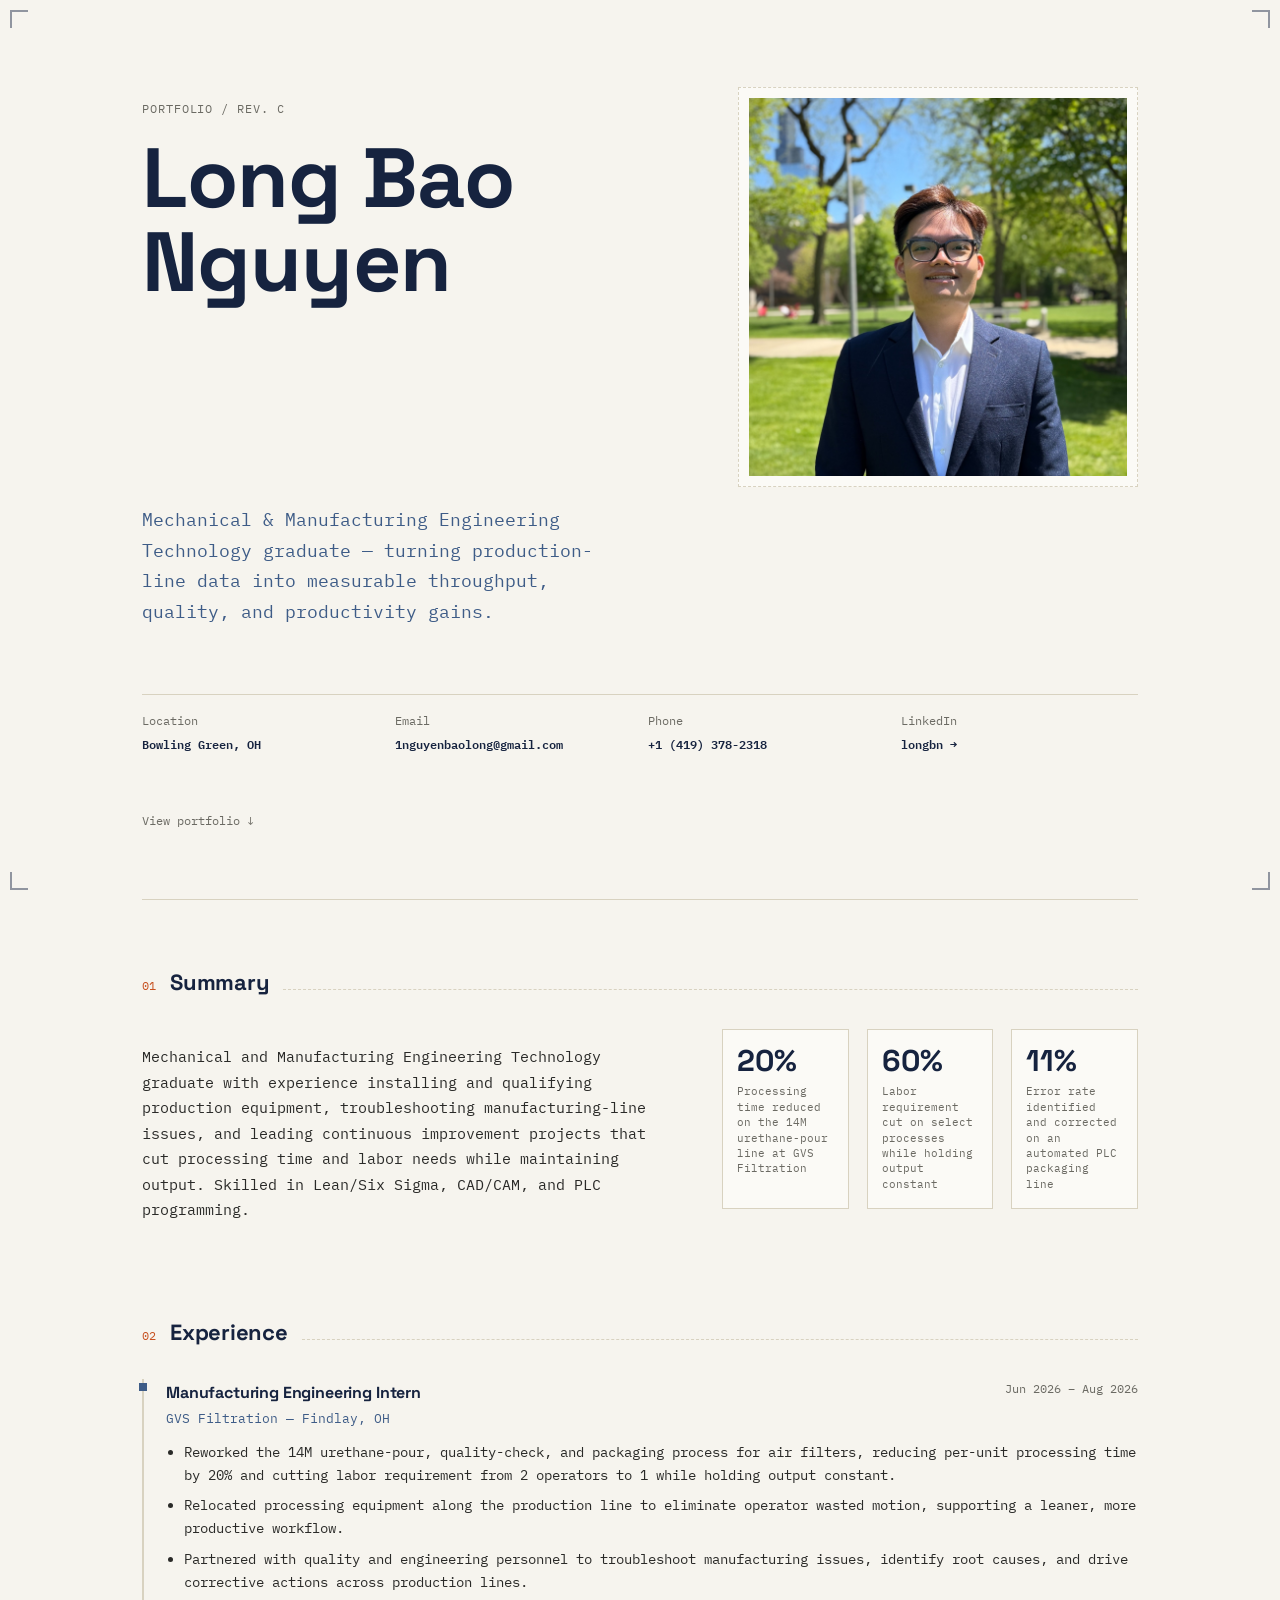
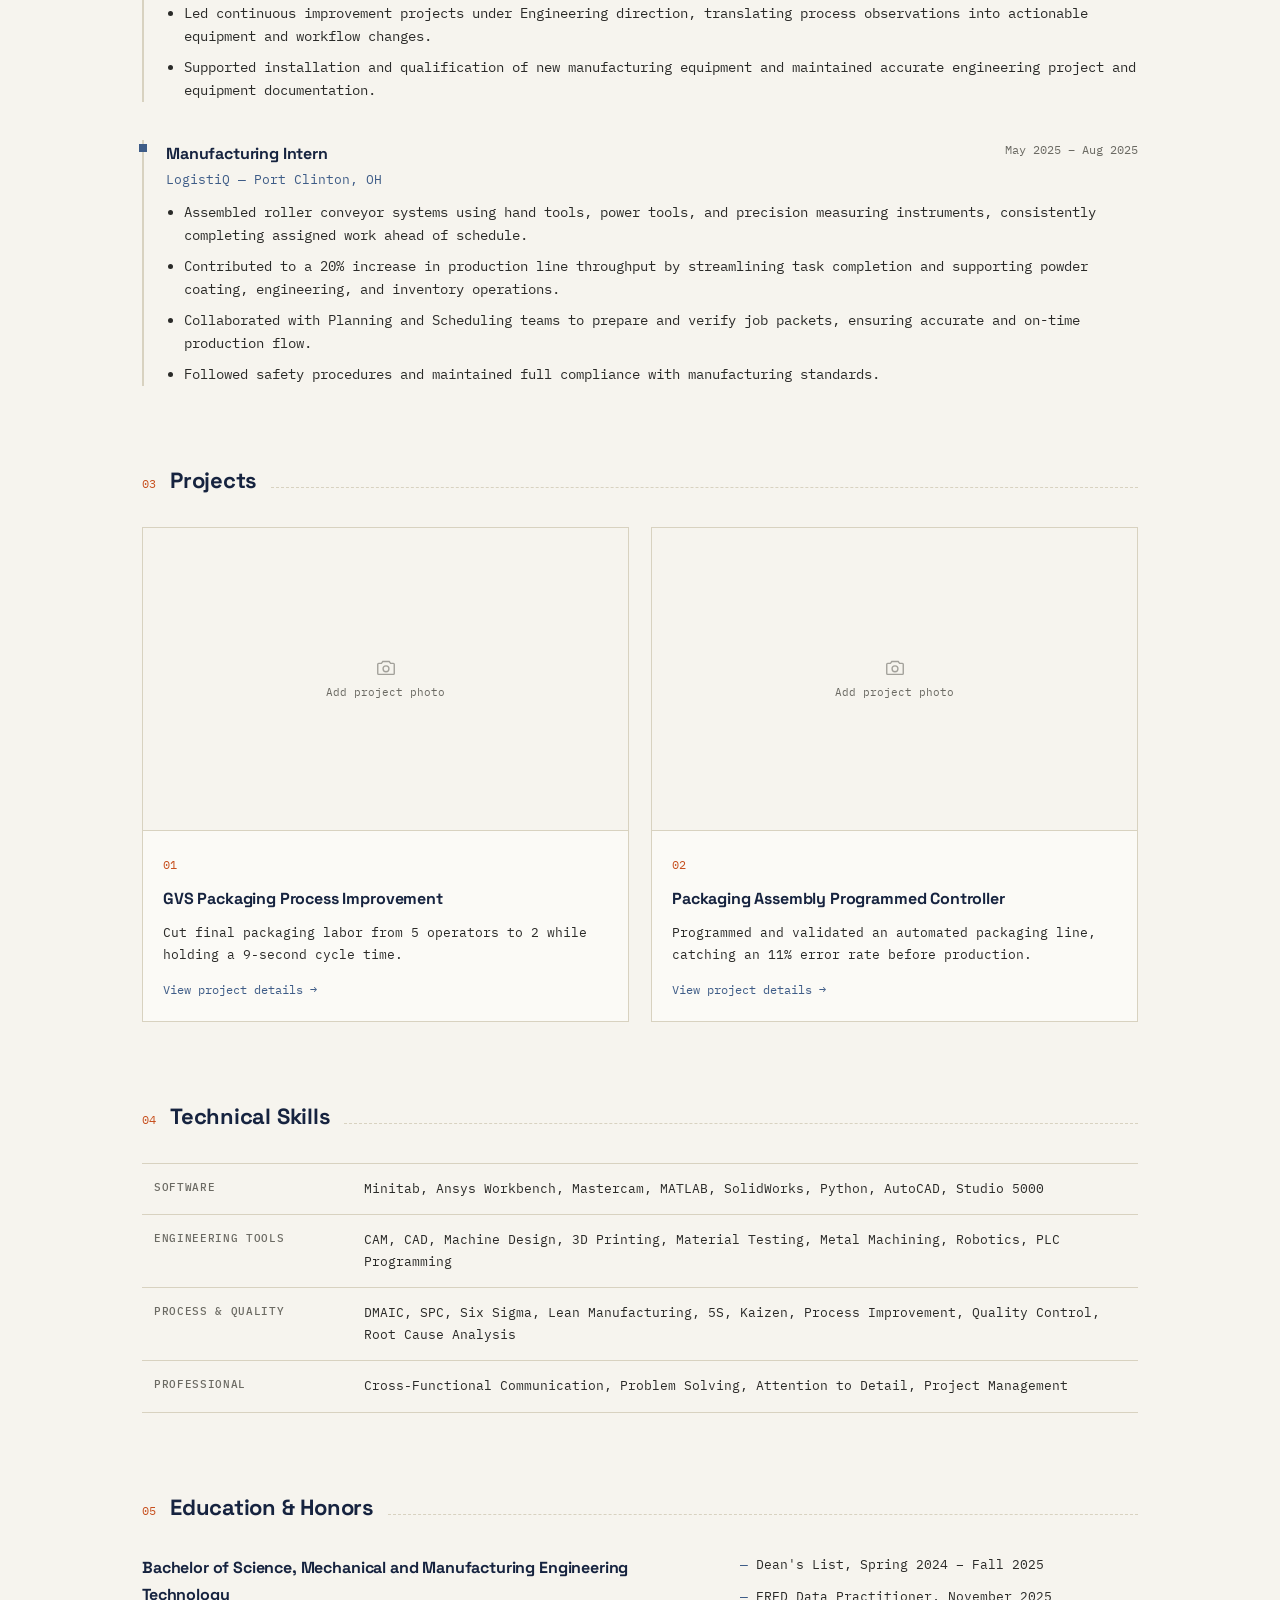
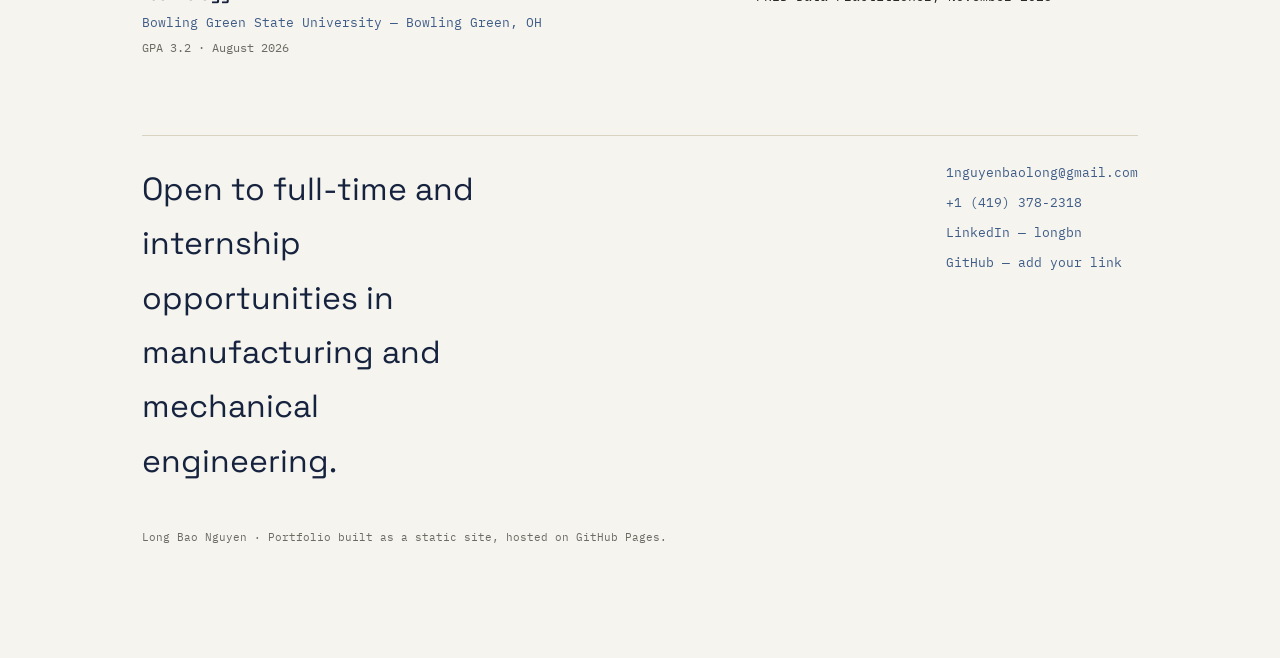
<file: index.html>
<!DOCTYPE html>
<html lang="en">
<head>
<meta charset="UTF-8">
<meta name="viewport" content="width=device-width, initial-scale=1.0">
<title>Long Bao Nguyen — Manufacturing &amp; Mechanical Engineering</title>
<meta name="description" content="Portfolio of Long Bao Nguyen, Manufacturing and Mechanical Engineering Technology graduate.">
<link rel="preconnect" href="https://fonts.googleapis.com">
<link rel="preconnect" href="https://fonts.gstatic.com" crossorigin>
<link href="https://fonts.googleapis.com/css2?family=Space+Grotesk:wght@500;600;700&family=IBM+Plex+Mono:wght@400;500;600&display=swap" rel="stylesheet">
<link rel="stylesheet" href="style.css">
</head>
<body>
<div class="corner-tl"></div><div class="corner-tr"></div><div class="corner-bl"></div><div class="corner-br"></div>

<div class="sheet">
  <header class="cover">
    <div class="cover-top">
      <div>
        <p class="label">Portfolio / Rev. C</p>
        <h1>Long Bao<br>Nguyen</h1>
      </div>
      <div class="photo-slot" id="profile-photo">
        <svg viewBox="0 0 24 24" fill="none" stroke="currentColor" stroke-width="1.5"><path d="M4 8h3l1.5-2h7L17 8h3a1 1 0 0 1 1 1v10a1 1 0 0 1-1 1H4a1 1 0 0 1-1-1V9a1 1 0 0 1 1-1z"/><circle cx="12" cy="14" r="3.2"/></svg>
        <span>Add profile photo</span>
      </div>
    </div>
    <p class="role">Mechanical &amp; Manufacturing Engineering Technology graduate — turning production-line data into measurable throughput, quality, and productivity gains.</p>
    <div class="titleblock">
      <div><span class="k">Location</span><span class="v">Bowling Green, OH</span></div>
      <div><span class="k">Email</span><a class="v" href="mailto:1nguyenbaolong@gmail.com">1nguyenbaolong@gmail.com</a></div>
      <div><span class="k">Phone</span><span class="v">+1 (419) 378-2318</span></div>
      <div><span class="k">LinkedIn</span><a class="v" href="https://www.linkedin.com/in/longbn/" target="_blank" rel="noopener">longbn →</a></div>
    </div>
    <a class="scroll-cue" href="#about">View portfolio ↓</a>
  </header>

  <section id="about">
    <div class="sec-head"><span class="tag">01</span><h2>Summary</h2><div class="rule"></div></div>
    <div class="about-grid">
      <p>
        Mechanical and Manufacturing Engineering Technology graduate with experience installing and qualifying
        production equipment, troubleshooting manufacturing-line issues, and leading continuous improvement
        projects that cut processing time and labor needs while maintaining output. Skilled in Lean/Six Sigma,
        CAD/CAM, and PLC programming.
      </p>
      <div class="metrics">
        <div class="metric"><div class="num">20%</div><div class="cap">Processing time reduced on the 14M urethane-pour line at GVS Filtration</div></div>
        <div class="metric"><div class="num">60%</div><div class="cap">Labor requirement cut on select processes while holding output constant</div></div>
        <div class="metric"><div class="num">11%</div><div class="cap">Error rate identified and corrected on an automated PLC packaging line</div></div>
      </div>
    </div>
  </section>

  <section id="experience">
    <div class="sec-head"><span class="tag">02</span><h2>Experience</h2><div class="rule"></div></div>
    <div class="job">
      <div class="job-head">
        <div><h3>Manufacturing Engineering Intern</h3><div class="org">GVS Filtration — Findlay, OH</div></div>
        <div class="when">Jun 2026 – Aug 2026</div>
      </div>
      <ul>
        <li>Reworked the 14M urethane-pour, quality-check, and packaging process for air filters, reducing per-unit processing time by 20% and cutting labor requirement from 2 operators to 1 while holding output constant.</li>
        <li>Relocated processing equipment along the production line to eliminate operator wasted motion, supporting a leaner, more productive workflow.</li>
        <li>Partnered with quality and engineering personnel to troubleshoot manufacturing issues, identify root causes, and drive corrective actions across production lines.</li>
        <li>Led continuous improvement projects under Engineering direction, translating process observations into actionable equipment and workflow changes.</li>
        <li>Supported installation and qualification of new manufacturing equipment and maintained accurate engineering project and equipment documentation.</li>
      </ul>
    </div>
    <div class="job">
      <div class="job-head">
        <div><h3>Manufacturing Intern</h3><div class="org">LogistiQ — Port Clinton, OH</div></div>
        <div class="when">May 2025 – Aug 2025</div>
      </div>
      <ul>
        <li>Assembled roller conveyor systems using hand tools, power tools, and precision measuring instruments, consistently completing assigned work ahead of schedule.</li>
        <li>Contributed to a 20% increase in production line throughput by streamlining task completion and supporting powder coating, engineering, and inventory operations.</li>
        <li>Collaborated with Planning and Scheduling teams to prepare and verify job packets, ensuring accurate and on-time production flow.</li>
        <li>Followed safety procedures and maintained full compliance with manufacturing standards.</li>
      </ul>
    </div>
  </section>

  <section id="projects">
    <div class="sec-head"><span class="tag">03</span><h2>Projects</h2><div class="rule"></div></div>
    <div class="proj-grid">
      <a class="proj-card" href="projects/gvs-packaging.html">
        <div class="thumb">
          <svg viewBox="0 0 24 24" fill="none" stroke="currentColor" stroke-width="1.5"><path d="M4 8h3l1.5-2h7L17 8h3a1 1 0 0 1 1 1v10a1 1 0 0 1-1 1H4a1 1 0 0 1-1-1V9a1 1 0 0 1 1-1z"/><circle cx="12" cy="14" r="3.2"/></svg>
          <span>Add project photo</span>
        </div>
        <div class="body">
          <span class="tag">01</span>
          <h3>GVS Packaging Process Improvement</h3>
          <p class="teaser">Cut final packaging labor from 5 operators to 2 while holding a 9-second cycle time.</p>
          <span class="view">View project details →</span>
        </div>
      </a>
      <a class="proj-card" href="projects/plc-controller.html">
        <div class="thumb">
          <svg viewBox="0 0 24 24" fill="none" stroke="currentColor" stroke-width="1.5"><path d="M4 8h3l1.5-2h7L17 8h3a1 1 0 0 1 1 1v10a1 1 0 0 1-1 1H4a1 1 0 0 1-1-1V9a1 1 0 0 1 1-1z"/><circle cx="12" cy="14" r="3.2"/></svg>
          <span>Add project photo</span>
        </div>
        <div class="body">
          <span class="tag">02</span>
          <h3>Packaging Assembly Programmed Controller</h3>
          <p class="teaser">Programmed and validated an automated packaging line, catching an 11% error rate before production.</p>
          <span class="view">View project details →</span>
        </div>
      </a>
    </div>
  </section>

  <section id="skills">
    <div class="sec-head"><span class="tag">04</span><h2>Technical Skills</h2><div class="rule"></div></div>
    <table class="spec">
      <tr><th>Software</th><td>Minitab, Ansys Workbench, Mastercam, MATLAB, SolidWorks, Python, AutoCAD, Studio 5000</td></tr>
      <tr><th>Engineering Tools</th><td>CAM, CAD, Machine Design, 3D Printing, Material Testing, Metal Machining, Robotics, PLC Programming</td></tr>
      <tr><th>Process &amp; Quality</th><td>DMAIC, SPC, Six Sigma, Lean Manufacturing, 5S, Kaizen, Process Improvement, Quality Control, Root Cause Analysis</td></tr>
      <tr><th>Professional</th><td>Cross-Functional Communication, Problem Solving, Attention to Detail, Project Management</td></tr>
    </table>
  </section>

  <section id="education">
    <div class="sec-head"><span class="tag">05</span><h2>Education &amp; Honors</h2><div class="rule"></div></div>
    <div class="edu-grid">
      <div>
        <h3>Bachelor of Science, Mechanical and Manufacturing Engineering Technology</h3>
        <div class="org">Bowling Green State University — Bowling Green, OH</div>
        <div class="when">GPA 3.2 · August 2026</div>
      </div>
      <ul class="honors">
        <li>Dean's List, Spring 2024 – Fall 2025</li>
        <li>FRED Data Practitioner, November 2025</li>
      </ul>
    </div>
  </section>

  <footer id="contact">
    <div class="big">Open to full-time and internship opportunities in manufacturing and mechanical engineering.</div>
    <div class="links">
      <a href="mailto:1nguyenbaolong@gmail.com">1nguyenbaolong@gmail.com</a>
      <a href="tel:+14193782318">+1 (419) 378-2318</a>
      <a href="https://www.linkedin.com/in/longbn/" target="_blank" rel="noopener">LinkedIn — longbn</a>
      <a href="#" target="_blank" rel="noopener">GitHub — add your link</a>
    </div>
  </footer>
  <p class="fine">Long Bao Nguyen · Portfolio built as a static site, hosted on GitHub Pages.</p>
</div>

<script>
  const PROFILE_PHOTO = "profile_picture.jpg";
  if (PROFILE_PHOTO) {
    document.getElementById('profile-photo').innerHTML = `<img src="${PROFILE_PHOTO}" alt="Long Bao Nguyen">`;
  }
</script>
</body>
</html>
</file>
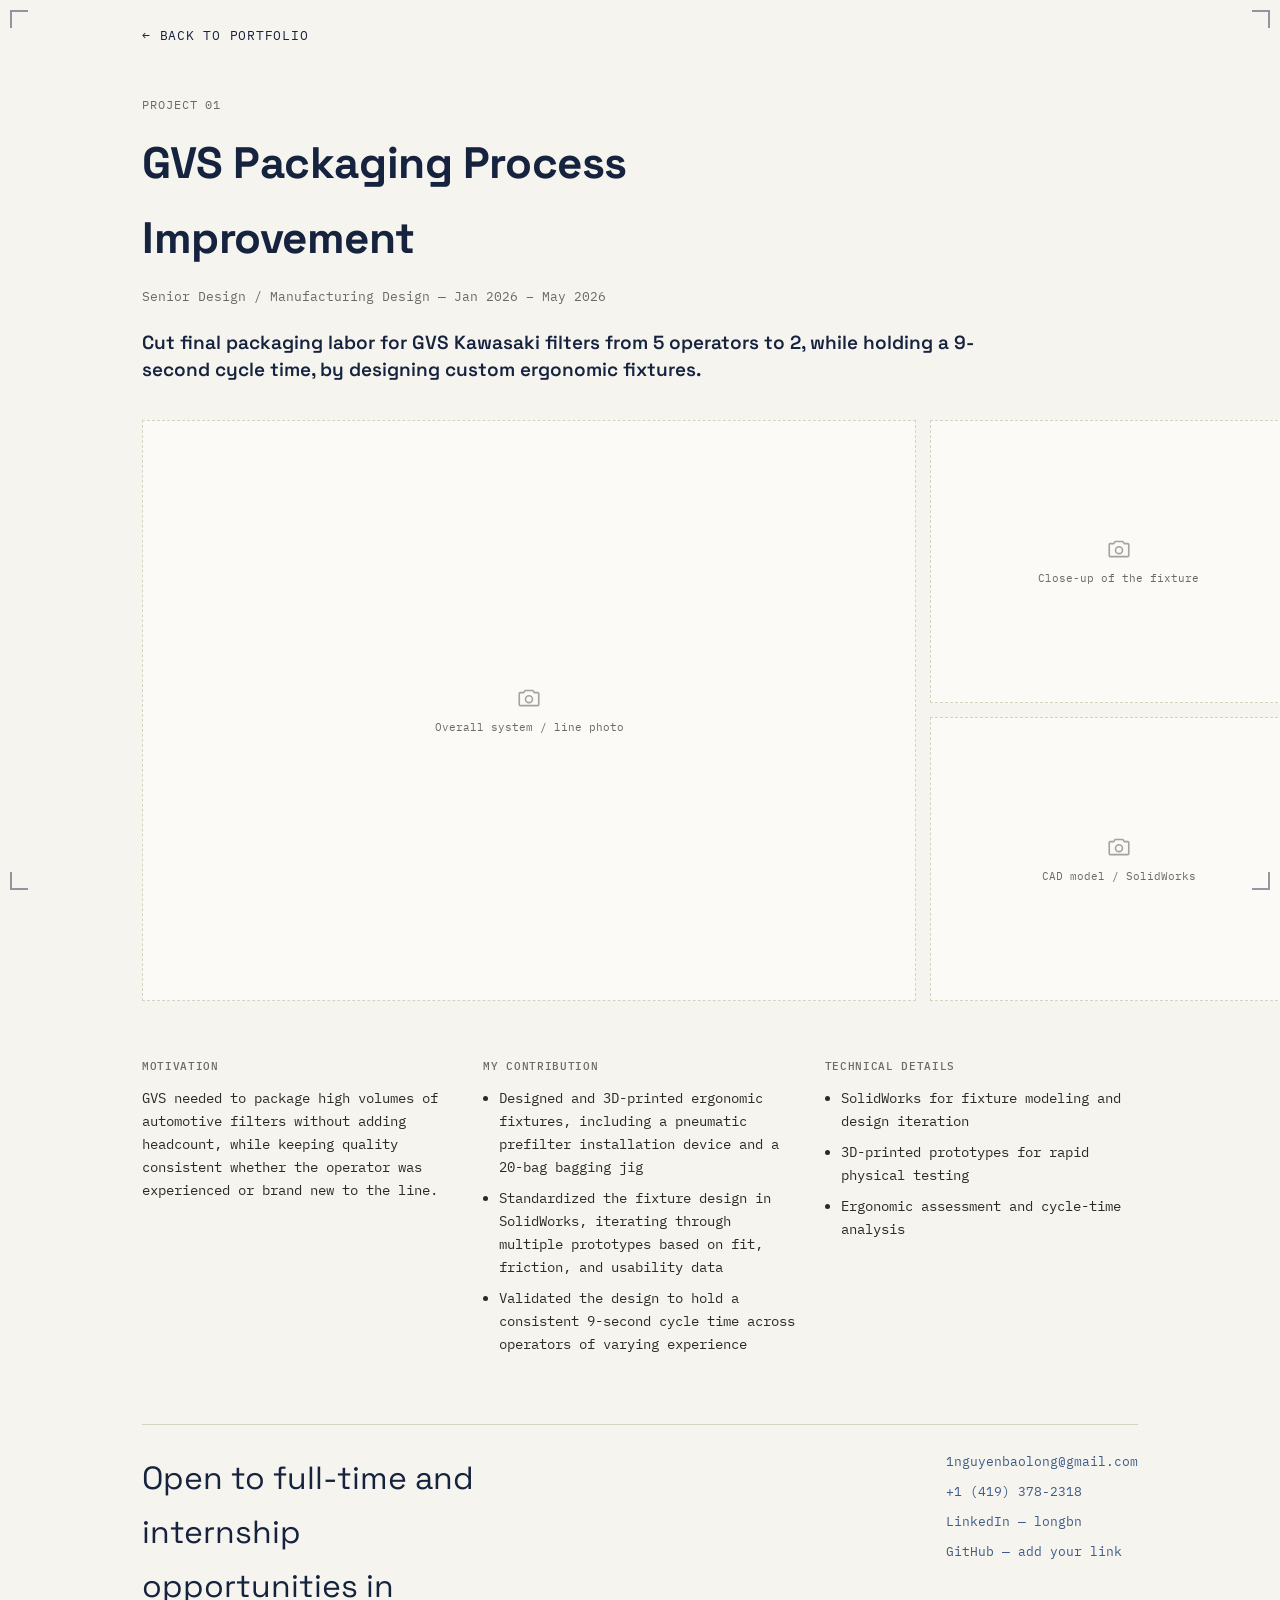
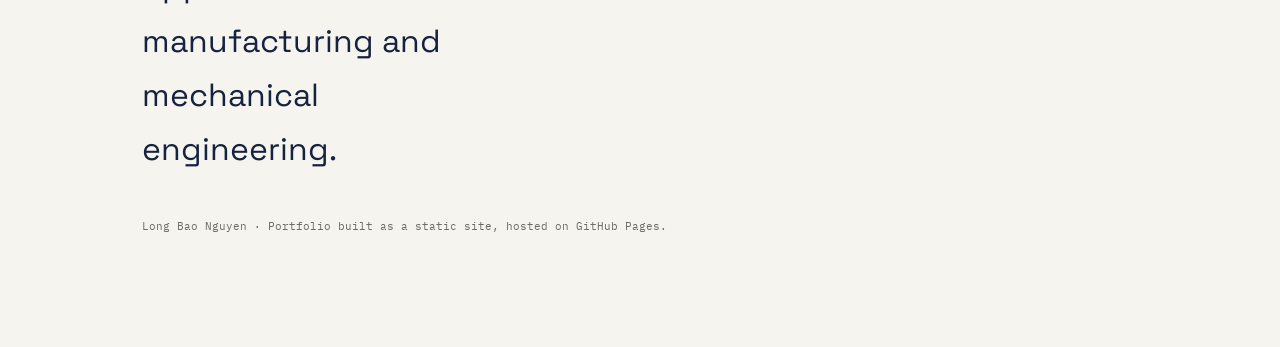
<file: projects/gvs-packaging.html>
<!DOCTYPE html>
<html lang="en">
<head>
<meta charset="UTF-8">
<meta name="viewport" content="width=device-width, initial-scale=1.0">
<title>GVS Packaging Process Improvement — Long Bao Nguyen</title>
<link rel="preconnect" href="https://fonts.googleapis.com">
<link rel="preconnect" href="https://fonts.gstatic.com" crossorigin>
<link href="https://fonts.googleapis.com/css2?family=Space+Grotesk:wght@500;600;700&family=IBM+Plex+Mono:wght@400;500;600&display=swap" rel="stylesheet">
<link rel="stylesheet" href="../style.css">
</head>
<body>
<div class="corner-tl"></div><div class="corner-tr"></div><div class="corner-bl"></div><div class="corner-br"></div>

<nav class="pagenav"><a href="../index.html#projects">← Back to portfolio</a></nav>

<div class="sheet">
  <header class="proj-hero">
    <p class="label">Project 01</p>
    <h1>GVS Packaging Process Improvement</h1>
    <span class="when">Senior Design / Manufacturing Design — Jan 2026 – May 2026</span>
    <p class="outcome">Cut final packaging labor for GVS Kawasaki filters from 5 operators to 2, while holding a 9-second cycle time, by designing custom ergonomic fixtures.</p>
  </header>

  <section class="visuals-big">
    <div class="visual-slot">
      <svg viewBox="0 0 24 24" fill="none" stroke="currentColor" stroke-width="1.5"><path d="M4 8h3l1.5-2h7L17 8h3a1 1 0 0 1 1 1v10a1 1 0 0 1-1 1H4a1 1 0 0 1-1-1V9a1 1 0 0 1 1-1z"/><circle cx="12" cy="14" r="3.2"/></svg>
      <span>Overall system / line photo</span>
    </div>
    <div class="visual-slot">
      <svg viewBox="0 0 24 24" fill="none" stroke="currentColor" stroke-width="1.5"><path d="M4 8h3l1.5-2h7L17 8h3a1 1 0 0 1 1 1v10a1 1 0 0 1-1 1H4a1 1 0 0 1-1-1V9a1 1 0 0 1 1-1z"/><circle cx="12" cy="14" r="3.2"/></svg>
      <span>Close-up of the fixture</span>
    </div>
    <div class="visual-slot">
      <svg viewBox="0 0 24 24" fill="none" stroke="currentColor" stroke-width="1.5"><path d="M4 8h3l1.5-2h7L17 8h3a1 1 0 0 1 1 1v10a1 1 0 0 1-1 1H4a1 1 0 0 1-1-1V9a1 1 0 0 1 1-1z"/><circle cx="12" cy="14" r="3.2"/></svg>
      <span>CAD model / SolidWorks</span>
    </div>
  </section>

  <section class="proj-body">
    <div>
      <h4>Motivation</h4>
      <p>GVS needed to package high volumes of automotive filters without adding headcount, while keeping quality consistent whether the operator was experienced or brand new to the line.</p>
    </div>
    <div>
      <h4>My contribution</h4>
      <ul>
        <li>Designed and 3D-printed ergonomic fixtures, including a pneumatic prefilter installation device and a 20-bag bagging jig</li>
        <li>Standardized the fixture design in SolidWorks, iterating through multiple prototypes based on fit, friction, and usability data</li>
        <li>Validated the design to hold a consistent 9-second cycle time across operators of varying experience</li>
      </ul>
    </div>
    <div>
      <h4>Technical details</h4>
      <ul>
        <li>SolidWorks for fixture modeling and design iteration</li>
        <li>3D-printed prototypes for rapid physical testing</li>
        <li>Ergonomic assessment and cycle-time analysis</li>
      </ul>
    </div>
  </section>

  <footer id="contact">
    <div class="big">Open to full-time and internship opportunities in manufacturing and mechanical engineering.</div>
    <div class="links">
      <a href="mailto:1nguyenbaolong@gmail.com">1nguyenbaolong@gmail.com</a>
      <a href="tel:+14193782318">+1 (419) 378-2318</a>
      <a href="https://www.linkedin.com/in/longbn/" target="_blank" rel="noopener">LinkedIn — longbn</a>
      <a href="#" target="_blank" rel="noopener">GitHub — add your link</a>
    </div>
  </footer>
  <p class="fine">Long Bao Nguyen · Portfolio built as a static site, hosted on GitHub Pages.</p>
</div>
</body>
</html>
</file>
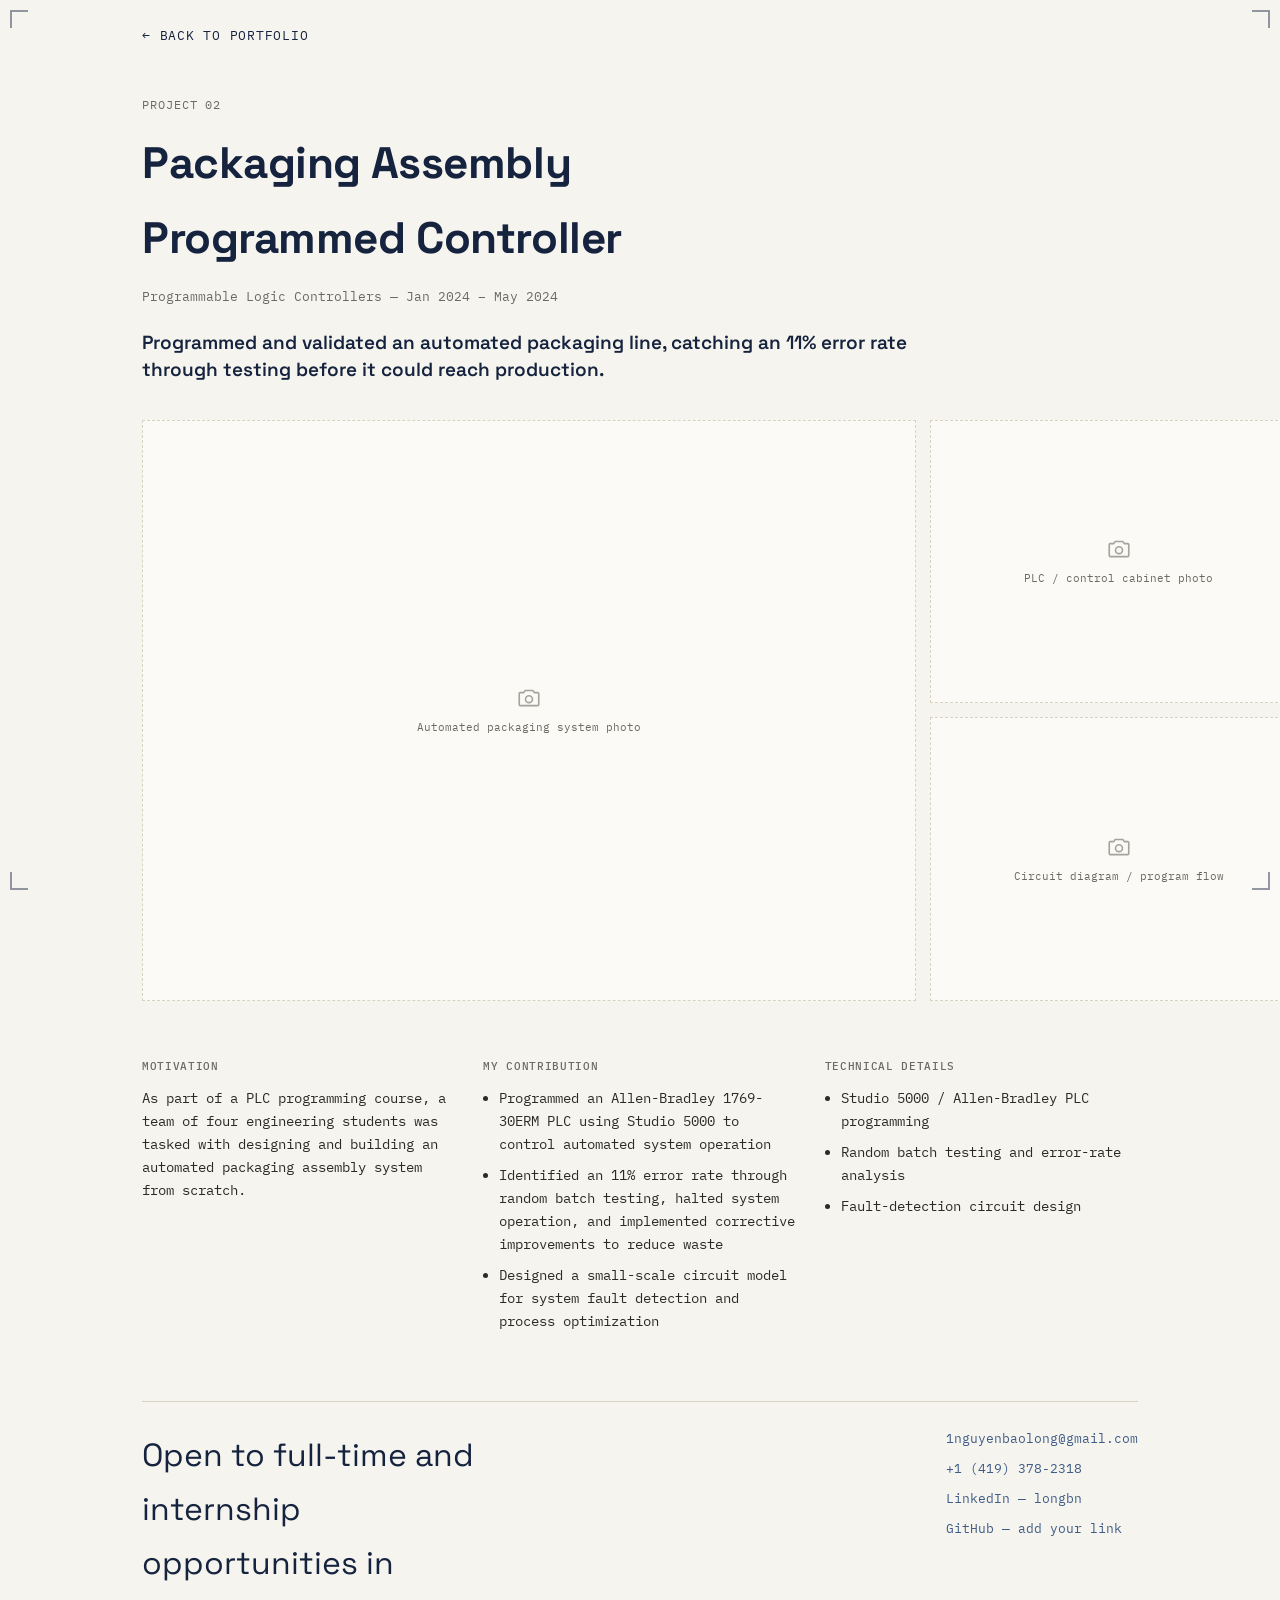
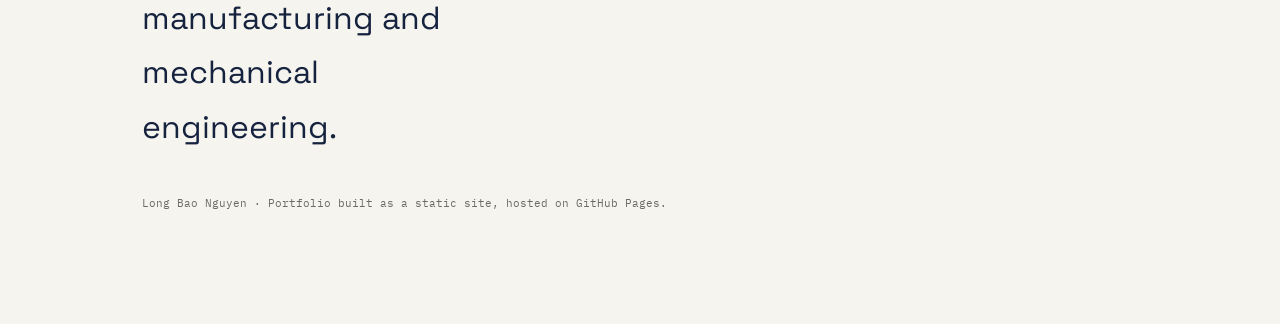
<file: projects/plc-controller.html>
<!DOCTYPE html>
<html lang="en">
<head>
<meta charset="UTF-8">
<meta name="viewport" content="width=device-width, initial-scale=1.0">
<title>Packaging Assembly Programmed Controller — Long Bao Nguyen</title>
<link rel="preconnect" href="https://fonts.googleapis.com">
<link rel="preconnect" href="https://fonts.gstatic.com" crossorigin>
<link href="https://fonts.googleapis.com/css2?family=Space+Grotesk:wght@500;600;700&family=IBM+Plex+Mono:wght@400;500;600&display=swap" rel="stylesheet">
<link rel="stylesheet" href="../style.css">
</head>
<body>
<div class="corner-tl"></div><div class="corner-tr"></div><div class="corner-bl"></div><div class="corner-br"></div>

<nav class="pagenav"><a href="../index.html#projects">← Back to portfolio</a></nav>

<div class="sheet">
  <header class="proj-hero">
    <p class="label">Project 02</p>
    <h1>Packaging Assembly Programmed Controller</h1>
    <span class="when">Programmable Logic Controllers — Jan 2024 – May 2024</span>
    <p class="outcome">Programmed and validated an automated packaging line, catching an 11% error rate through testing before it could reach production.</p>
  </header>

  <section class="visuals-big">
    <div class="visual-slot">
      <svg viewBox="0 0 24 24" fill="none" stroke="currentColor" stroke-width="1.5"><path d="M4 8h3l1.5-2h7L17 8h3a1 1 0 0 1 1 1v10a1 1 0 0 1-1 1H4a1 1 0 0 1-1-1V9a1 1 0 0 1 1-1z"/><circle cx="12" cy="14" r="3.2"/></svg>
      <span>Automated packaging system photo</span>
    </div>
    <div class="visual-slot">
      <svg viewBox="0 0 24 24" fill="none" stroke="currentColor" stroke-width="1.5"><path d="M4 8h3l1.5-2h7L17 8h3a1 1 0 0 1 1 1v10a1 1 0 0 1-1 1H4a1 1 0 0 1-1-1V9a1 1 0 0 1 1-1z"/><circle cx="12" cy="14" r="3.2"/></svg>
      <span>PLC / control cabinet photo</span>
    </div>
    <div class="visual-slot">
      <svg viewBox="0 0 24 24" fill="none" stroke="currentColor" stroke-width="1.5"><path d="M4 8h3l1.5-2h7L17 8h3a1 1 0 0 1 1 1v10a1 1 0 0 1-1 1H4a1 1 0 0 1-1-1V9a1 1 0 0 1 1-1z"/><circle cx="12" cy="14" r="3.2"/></svg>
      <span>Circuit diagram / program flow</span>
    </div>
  </section>

  <section class="proj-body">
    <div>
      <h4>Motivation</h4>
      <p>As part of a PLC programming course, a team of four engineering students was tasked with designing and building an automated packaging assembly system from scratch.</p>
    </div>
    <div>
      <h4>My contribution</h4>
      <ul>
        <li>Programmed an Allen-Bradley 1769-30ERM PLC using Studio 5000 to control automated system operation</li>
        <li>Identified an 11% error rate through random batch testing, halted system operation, and implemented corrective improvements to reduce waste</li>
        <li>Designed a small-scale circuit model for system fault detection and process optimization</li>
      </ul>
    </div>
    <div>
      <h4>Technical details</h4>
      <ul>
        <li>Studio 5000 / Allen-Bradley PLC programming</li>
        <li>Random batch testing and error-rate analysis</li>
        <li>Fault-detection circuit design</li>
      </ul>
    </div>
  </section>

  <footer id="contact">
    <div class="big">Open to full-time and internship opportunities in manufacturing and mechanical engineering.</div>
    <div class="links">
      <a href="mailto:1nguyenbaolong@gmail.com">1nguyenbaolong@gmail.com</a>
      <a href="tel:+14193782318">+1 (419) 378-2318</a>
      <a href="https://www.linkedin.com/in/longbn/" target="_blank" rel="noopener">LinkedIn — longbn</a>
      <a href="#" target="_blank" rel="noopener">GitHub — add your link</a>
    </div>
  </footer>
  <p class="fine">Long Bao Nguyen · Portfolio built as a static site, hosted on GitHub Pages.</p>
</div>
</body>
</html>
</file>
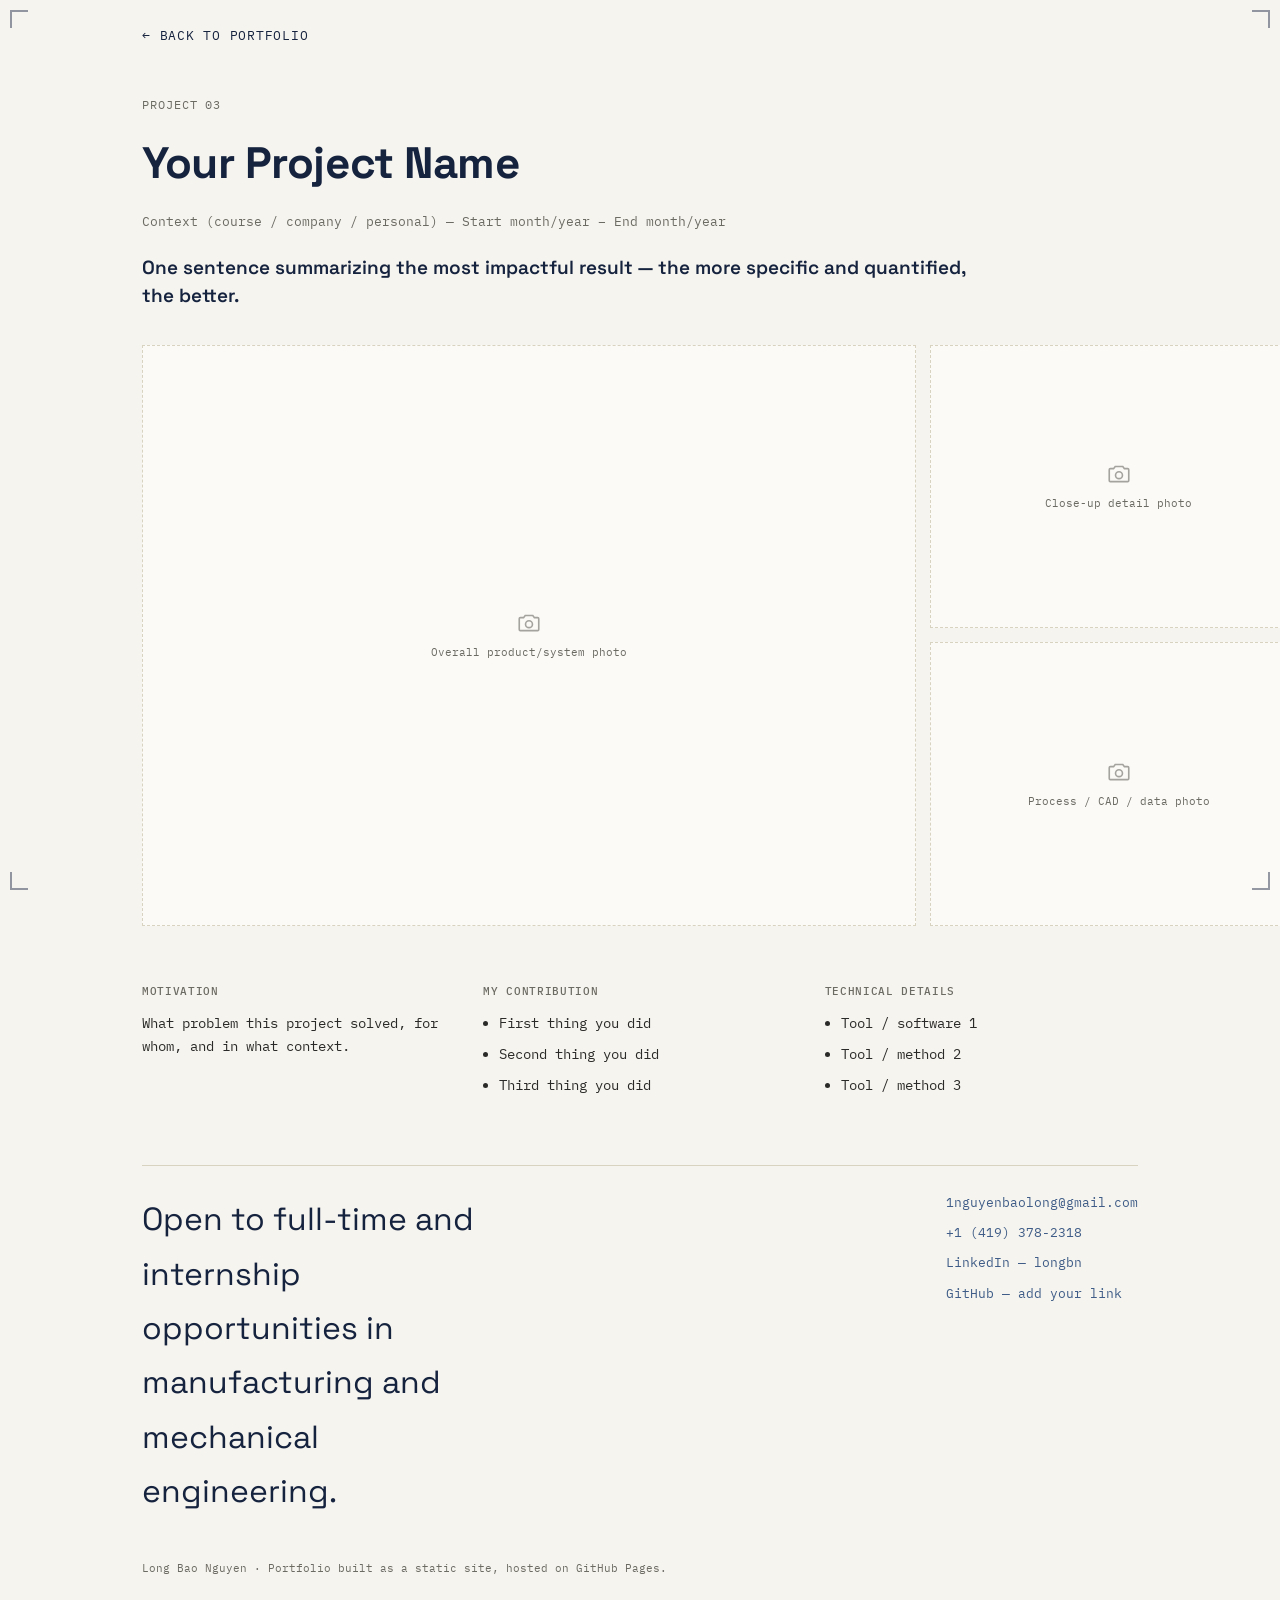
<file: projects/template.html>
<!--
  ==========================================================================
  TEMPLATE FILE FOR ADDING A NEW PROJECT (including ones not in the resume)
  ==========================================================================
  HƯỚNG DẪN (tiếng Việt):
  1) Đổi tên file này thành tên dự án của bạn, ví dụ: robot-arm-project.html
     (không dấu, không khoảng trắng, dùng dấu gạch ngang "-")
  2) Sửa các chỗ có đánh dấu EDIT THIS bên dưới.
  3) Vào file ../index.html, tìm phần <div class="proj-grid">, copy 1 khối
     <a class="proj-card" href="...">...</a>, dán vào, sửa:
       - href = tên file bạn vừa tạo, ví dụ "projects/robot-arm-project.html"
       - số thứ tự (tag), tên dự án (h3), câu tóm tắt (teaser)
  4) Nếu có ảnh, thay từng <div class="visual-slot">...</div> bằng
     <img src="../images/ten-anh.jpg" alt="">
  Không cần sửa gì trong phần <style> hay đầu file — chỉ sửa nội dung.
  ==========================================================================
-->
<!DOCTYPE html>
<html lang="en">
<head>
<meta charset="UTF-8">
<meta name="viewport" content="width=device-width, initial-scale=1.0">
<title>Project Name — Long Bao Nguyen</title> <!-- EDIT THIS -->
<link rel="preconnect" href="https://fonts.googleapis.com">
<link rel="preconnect" href="https://fonts.gstatic.com" crossorigin>
<link href="https://fonts.googleapis.com/css2?family=Space+Grotesk:wght@500;600;700&family=IBM+Plex+Mono:wght@400;500;600&display=swap" rel="stylesheet">
<link rel="stylesheet" href="../style.css">
</head>
<body>
<div class="corner-tl"></div><div class="corner-tr"></div><div class="corner-bl"></div><div class="corner-br"></div>

<nav class="pagenav"><a href="../index.html#projects">← Back to portfolio</a></nav>

<div class="sheet">
  <header class="proj-hero">
    <p class="label">Project 03</p> <!-- EDIT THIS: project number -->
    <h1>Your Project Name</h1> <!-- EDIT THIS: an impactful title -->
    <span class="when">Context (course / company / personal) — Start month/year – End month/year</span> <!-- EDIT THIS -->
    <p class="outcome">One sentence summarizing the most impactful result — the more specific and quantified, the better.</p> <!-- EDIT THIS -->
  </header>

  <section class="visuals-big">
    <!-- Each block below is one image slot. Add/remove as needed (2-4 looks best). -->
    <div class="visual-slot">
      <svg viewBox="0 0 24 24" fill="none" stroke="currentColor" stroke-width="1.5"><path d="M4 8h3l1.5-2h7L17 8h3a1 1 0 0 1 1 1v10a1 1 0 0 1-1 1H4a1 1 0 0 1-1-1V9a1 1 0 0 1 1-1z"/><circle cx="12" cy="14" r="3.2"/></svg>
      <span>Overall product/system photo</span>
    </div>
    <div class="visual-slot">
      <svg viewBox="0 0 24 24" fill="none" stroke="currentColor" stroke-width="1.5"><path d="M4 8h3l1.5-2h7L17 8h3a1 1 0 0 1 1 1v10a1 1 0 0 1-1 1H4a1 1 0 0 1-1-1V9a1 1 0 0 1 1-1z"/><circle cx="12" cy="14" r="3.2"/></svg>
      <span>Close-up detail photo</span>
    </div>
    <div class="visual-slot">
      <svg viewBox="0 0 24 24" fill="none" stroke="currentColor" stroke-width="1.5"><path d="M4 8h3l1.5-2h7L17 8h3a1 1 0 0 1 1 1v10a1 1 0 0 1-1 1H4a1 1 0 0 1-1-1V9a1 1 0 0 1 1-1z"/><circle cx="12" cy="14" r="3.2"/></svg>
      <span>Process / CAD / data photo</span>
    </div>
  </section>

  <section class="proj-body">
    <div>
      <h4>Motivation</h4>
      <p>What problem this project solved, for whom, and in what context.</p> <!-- EDIT THIS -->
    </div>
    <div>
      <h4>My contribution</h4>
      <ul>
        <!-- EDIT THIS: start each line with a strong verb (designed, built, tested, programmed...) -->
        <li>First thing you did</li>
        <li>Second thing you did</li>
        <li>Third thing you did</li>
      </ul>
    </div>
    <div>
      <h4>Technical details</h4>
      <ul>
        <!-- EDIT THIS: software, processes, technical methods used -->
        <li>Tool / software 1</li>
        <li>Tool / method 2</li>
        <li>Tool / method 3</li>
      </ul>
    </div>
  </section>

  <footer id="contact">
    <div class="big">Open to full-time and internship opportunities in manufacturing and mechanical engineering.</div>
    <div class="links">
      <a href="mailto:1nguyenbaolong@gmail.com">1nguyenbaolong@gmail.com</a>
      <a href="tel:+14193782318">+1 (419) 378-2318</a>
      <a href="https://www.linkedin.com/in/longbn/" target="_blank" rel="noopener">LinkedIn — longbn</a>
      <a href="#" target="_blank" rel="noopener">GitHub — add your link</a>
    </div>
  </footer>
  <p class="fine">Long Bao Nguyen · Portfolio built as a static site, hosted on GitHub Pages.</p>
</div>
</body>
</html>
</file>
<file: style.css>
:root{
  --ink:#16233F;
  --paper:#F6F4EE;
  --paper-raised:#FBFAF6;
  --line:#D8D2C0;
  --steel:#3E5C87;
  --signal:#C7501F;
  --graphite:#2A2A28;
  --muted:#6B6A63;
}
*{box-sizing:border-box;}
html{scroll-behavior:smooth;}
body{
  margin:0; background:var(--paper); color:var(--graphite);
  font-family:'IBM Plex Mono', ui-monospace, SFMono-Regular, Menlo, monospace;
  font-size:15px; line-height:1.7; -webkit-font-smoothing:antialiased;
}
h1,h2,h3,h4{ font-family:'Space Grotesk', ui-sans-serif, system-ui, sans-serif; color:var(--ink); margin:0; letter-spacing:-0.01em; }
a{ color:var(--steel); }
a:focus-visible, button:focus-visible{ outline:2px solid var(--signal); outline-offset:3px; }

.sheet{ max-width:1040px; margin:0 auto; padding:0 22px 60px; position:relative; }
.corner-tl, .corner-tr, .corner-bl, .corner-br{
  content:""; position:fixed; width:18px; height:18px; border-color:var(--ink); border-style:solid; opacity:.45; z-index:5;
}
.corner-tl{ top:10px; left:10px; border-width:2px 0 0 2px; }
.corner-tr{ top:10px; right:10px; border-width:2px 2px 0 0; }
.corner-bl{ bottom:10px; left:10px; border-width:0 0 2px 2px; }
.corner-br{ bottom:10px; right:10px; border-width:0 2px 2px 0; }

.label{ font-family:'IBM Plex Mono', monospace; font-size:11.5px; letter-spacing:.08em; text-transform:uppercase; color:var(--muted); }

/* Top nav shown on project pages */
.pagenav{ max-width:1040px; margin:0 auto; padding:22px 22px 0; }
.pagenav a{ color:var(--ink); text-decoration:none; font-size:12.5px; letter-spacing:.06em; text-transform:uppercase; }
.pagenav a:hover{ color:var(--signal); }

/* COVER — full-height title page */
.cover{
  min-height:100svh; display:flex; flex-direction:column; justify-content:center;
  padding:60px 0 40px; border-bottom:1px solid var(--line);
}
.cover-top{ display:flex; justify-content:space-between; align-items:flex-start; gap:24px; }
.cover h1{ font-size:clamp(42px,8vw,84px); line-height:1; margin-top:18px; }
.cover .role{ margin-top:18px; font-size:18px; color:var(--steel); max-width:44ch; }
.cover .titleblock{ margin-top:48px; border-top:1px solid var(--line); padding-top:16px; display:grid; grid-template-columns:repeat(4,1fr); gap:16px; }
.cover .titleblock div{ font-size:12px; }
.cover .titleblock .k{ color:var(--muted); display:block; margin-bottom:3px; }
.cover .titleblock .v{ color:var(--ink); font-weight:600; text-decoration:none; }
.cover .titleblock a.v:hover{ color:var(--signal); }
.scroll-cue{ margin-top:56px; font-size:12px; color:var(--muted); text-decoration:none; display:inline-block; }
.scroll-cue:hover{ color:var(--signal); }

.photo-slot{
  width:400px; height:400px; border:1.5px dashed var(--line); background:var(--paper-raised);
  display:flex; flex-direction:column; align-items:center; justify-content:center; gap:8px;
  text-align:center; padding:10px; color:var(--muted); font-size:10px; line-height:1.4; flex-shrink:0;
}
.photo-slot img{ width:100%; height:100%; object-fit:cover; }
.photo-slot svg{ width:24px; height:24px; opacity:.6; }

section{ margin-bottom:76px; scroll-margin-top:24px; }
.sec-head{ display:flex; align-items:baseline; gap:14px; margin:64px 0 28px; }
.sec-head .tag{ color:var(--signal); font-size:12px; }
.sec-head h2{ font-size:22px; }
.sec-head .rule{ flex:1; border-top:1px dashed var(--line); }

.about-grid{ display:grid; grid-template-columns:1.3fr 1fr; gap:40px; align-items:start; }
.about-grid p{ max-width:56ch; color:var(--graphite); }
.metrics{ display:grid; grid-template-columns:1fr 1fr 1fr; gap:18px; }
.metric{ border:1px solid var(--line); background:var(--paper-raised); padding:16px 14px; }
.metric .num{ font-family:'Space Grotesk', sans-serif; font-size:30px; font-weight:700; color:var(--ink); line-height:1; }
.metric .cap{ margin-top:8px; font-size:11px; color:var(--muted); line-height:1.4; }

.job{ border-left:2px solid var(--line); padding-left:22px; margin-bottom:38px; position:relative; }
.job::before{ content:""; position:absolute; left:-5px; top:4px; width:8px; height:8px; background:var(--steel); }
.job-head{ display:flex; flex-wrap:wrap; justify-content:space-between; gap:8px 20px; margin-bottom:10px; }
.job-head h3{ font-size:16px; }
.job-head .org{ color:var(--steel); font-size:13px; margin-top:2px; }
.job-head .when{ font-size:12px; color:var(--muted); white-space:nowrap; }
.job ul{ margin:0; padding-left:18px; }
.job li{ margin-bottom:8px; font-size:13.5px; color:var(--graphite); }

/* PROJECT TEASER GRID on the cover page */
.proj-grid{ display:grid; grid-template-columns:1fr 1fr; gap:22px; }
.proj-card{ display:block; border:1px solid var(--line); background:var(--paper-raised); text-decoration:none; color:inherit; }
.proj-card:hover{ border-color:var(--steel); }
.proj-card .thumb{
  aspect-ratio:16/10; border-bottom:1px solid var(--line); background:var(--paper);
  display:flex; flex-direction:column; align-items:center; justify-content:center; gap:6px;
  color:var(--muted); font-size:10.5px; text-align:center;
}
.proj-card .thumb svg{ width:22px; height:22px; opacity:.6; }
.proj-card .body{ padding:20px; }
.proj-card .tag{ color:var(--signal); font-size:12px; }
.proj-card h3{ font-size:16px; margin-top:8px; }
.proj-card .teaser{ font-size:13px; color:var(--graphite); margin-top:10px; }
.proj-card .view{ display:block; margin-top:14px; font-size:12px; color:var(--steel); }
.proj-card:hover .view{ color:var(--signal); }

/* PROJECT PAGE */
.proj-hero{ padding-top:36px; margin-bottom:36px; }
.proj-hero h1{ font-size:clamp(30px,5vw,44px); max-width:20ch; }
.proj-hero .when{ display:block; margin-top:10px; font-size:12.5px; color:var(--muted); }
.proj-hero .outcome{ font-family:'Space Grotesk', sans-serif; font-size:19px; font-weight:600; color:var(--ink); max-width:70ch; margin-top:22px; line-height:1.45; }

.visuals-big{ display:grid; grid-template-columns:1.6fr 1fr; gap:14px; margin-bottom:56px; }
.visuals-big .visual-slot:first-child{ grid-row:span 2; }
.visual-slot{
  aspect-ratio:4/3; border:1.5px dashed var(--line); background:var(--paper-raised);
  display:flex; flex-direction:column; align-items:center; justify-content:center; gap:8px;
  color:var(--muted); font-size:11px; text-align:center; padding:8px;
}
.visual-slot svg{ width:26px; height:26px; opacity:.6; }
.visuals-big img{ width:100%; height:100%; object-fit:cover; display:block; border:1px solid var(--line); }

.proj-body{ display:grid; grid-template-columns:1fr 1fr 1fr; gap:28px; margin-bottom:60px; }
.proj-body h4{ font-size:11px; text-transform:uppercase; letter-spacing:.06em; color:var(--muted); margin-bottom:12px; font-weight:500; font-family:'IBM Plex Mono',monospace; }
.proj-body p{ font-size:13.5px; color:var(--graphite); margin:0; }
.proj-body ul{ margin:0; padding-left:16px; }
.proj-body li{ font-size:13.5px; margin-bottom:8px; color:var(--graphite); }

/* SKILLS spec table */
.spec{ width:100%; border-collapse:collapse; font-size:13px; }
.spec tr{ border-top:1px solid var(--line); }
.spec tr:last-child{ border-bottom:1px solid var(--line); }
.spec th, .spec td{ text-align:left; padding:14px 12px; vertical-align:top; }
.spec th{ width:210px; color:var(--muted); font-weight:500; text-transform:uppercase; font-size:11px; letter-spacing:.06em; }
.spec td{ color:var(--graphite); }

.edu-grid{ display:grid; grid-template-columns:1.4fr 1fr; gap:40px; }
.edu-grid h3{ font-size:16px; }
.edu-grid .org{ color:var(--steel); font-size:13px; margin-top:4px; }
.edu-grid .when{ font-size:12px; color:var(--muted); margin-top:4px; }
.honors{ padding:0; margin:0; }
.honors li{ font-size:13px; margin-bottom:10px; color:var(--graphite); list-style:none; padding-left:16px; position:relative; }
.honors li::before{ content:"—"; position:absolute; left:0; color:var(--steel); }

footer{ border-top:1px solid var(--line); padding-top:26px; display:flex; flex-wrap:wrap; justify-content:space-between; gap:20px; }
footer .big{ font-family:'Space Grotesk', sans-serif; font-size:clamp(22px,4vw,32px); color:var(--ink); max-width:16ch; }
footer .links{ display:flex; flex-direction:column; gap:8px; font-size:13px; }
footer .links a{ text-decoration:none; }
footer .links a:hover{ color:var(--signal); }
.fine{ margin-top:40px; font-size:11px; color:var(--muted); padding-bottom:40px; }

@media (max-width: 760px){
  .cover-top{ flex-direction:column; }
  .photo-slot{ width:150px; height:150px; }
  .about-grid, .edu-grid{ grid-template-columns:1fr; }
  .cover .titleblock{ grid-template-columns:1fr 1fr; }
  .metrics{ grid-template-columns:1fr; }
  .proj-grid{ grid-template-columns:1fr; }
  .visuals-big{ grid-template-columns:1fr; }
  .visuals-big .visual-slot:first-child{ grid-row:auto; }
  .proj-body{ grid-template-columns:1fr; }
  .spec th{ width:140px; }
}
</file>
